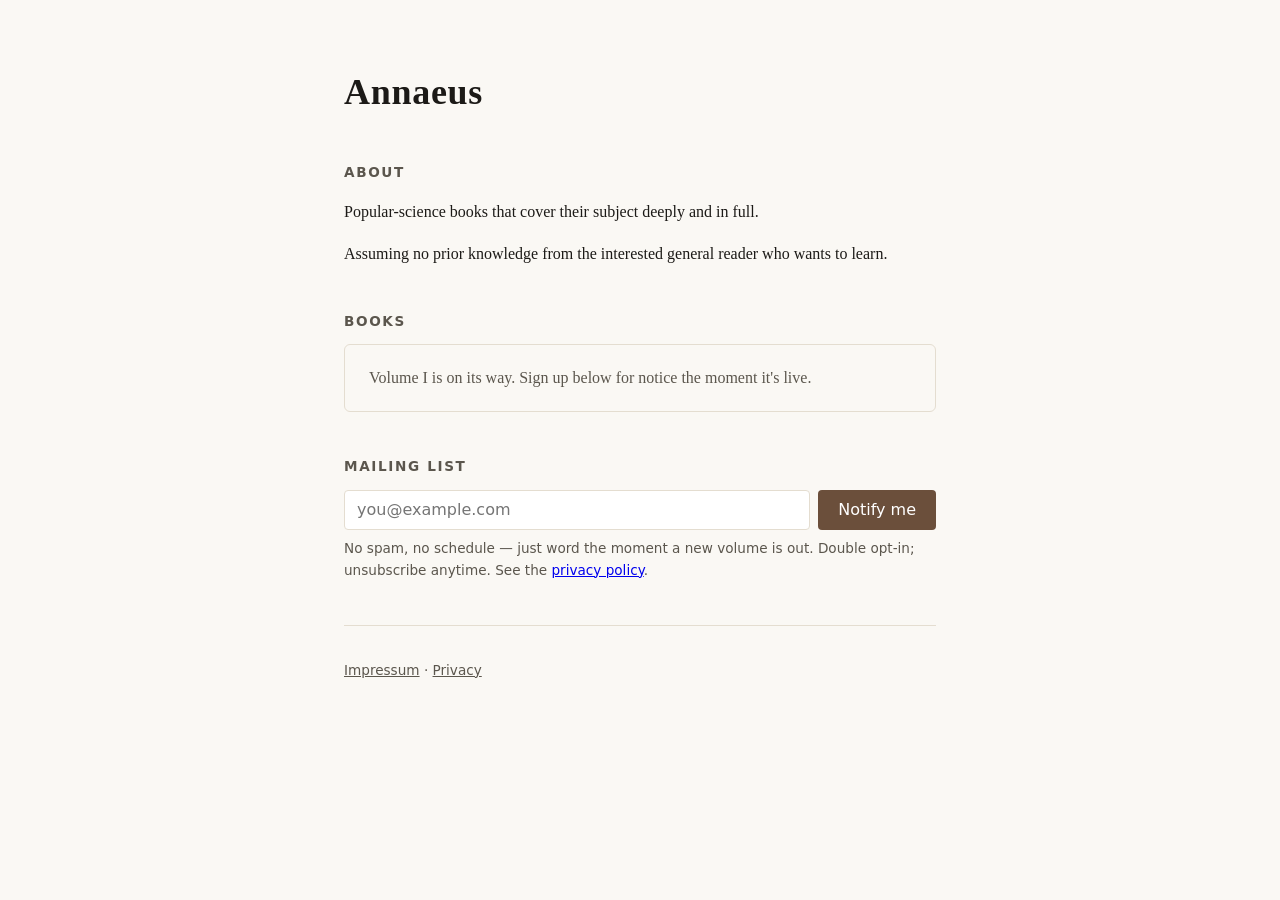
<file: index.html>
<!doctype html>
<html lang="en">
<head>
<meta charset="utf-8">
<meta name="viewport" content="width=device-width, initial-scale=1">
<title>Annaeus</title>
<meta name="description" content="Annaeus — author site and mailing list.">
<style>
  :root {
    --bg: #faf8f4;
    --text: #1c1a17;
    --muted: #5b564d;
    --accent: #6b4f3b;
    --border: #e4ddd0;
    --cream: #faf8f4;
  }
  * { box-sizing: border-box; }
  body {
    margin: 0;
    background: var(--bg);
    color: var(--text);
    font-family: Georgia, "Iowan Old Style", "Palatino Linotype", serif;
    line-height: 1.6;
  }
  main {
    max-width: 640px;
    margin: 0 auto;
    padding: 4rem 1.5rem 3rem;
  }
  h1 {
    font-size: 2.25rem;
    letter-spacing: 0.02em;
    margin: 0 0 0.25rem;
  }
  .tagline {
    color: var(--muted);
    margin: 0 0 2.5rem;
    font-style: italic;
  }
  section {
    margin-bottom: 2.75rem;
  }
  h2 {
    font-size: 0.85rem;
    text-transform: uppercase;
    letter-spacing: 0.12em;
    color: var(--muted);
    margin: 0 0 0.75rem;
    font-family: system-ui, sans-serif;
  }
  .books-placeholder {
    border: 1px solid var(--border);
    border-radius: 6px;
    padding: 1.25rem 1.5rem;
    color: var(--muted);
  }
  #signup form {
    display: flex;
    gap: 0.5rem;
    flex-wrap: wrap;
  }
  #signup input[type="email"] {
    flex: 1 1 240px;
    padding: 0.6rem 0.75rem;
    border: 1px solid var(--border);
    border-radius: 4px;
    font-size: 1rem;
    font-family: system-ui, sans-serif;
  }
  #signup button {
    padding: 0.6rem 1.25rem;
    background: var(--accent);
    color: #fff;
    border: none;
    border-radius: 4px;
    font-size: 1rem;
    cursor: pointer;
    font-family: system-ui, sans-serif;
  }
  #signup button:hover { opacity: 0.9; }
  #signup .row-success p {
    color: var(--muted);
    font-family: system-ui, sans-serif;
  }
  .form-note {
    font-size: 0.85rem;
    color: var(--muted);
    margin-top: 0.5rem;
    font-family: system-ui, sans-serif;
  }
  footer {
    border-top: 1px solid var(--border);
    padding-top: 1.25rem;
    font-size: 0.85rem;
    color: var(--muted);
    font-family: system-ui, sans-serif;
  }
  footer a { color: var(--muted); }
</style>
</head>
<body>
<main>
  <h1>Annaeus</h1>
  <p class="tagline"><!-- one-line tagline, optional --></p>

  <section id="about">
    <h2>About</h2>
    <p>Popular-science books that cover their subject deeply and in full.</p>
    <p>Assuming no prior knowledge from the interested general reader who wants to learn.</p>
  </section>

  <section id="books">
    <h2>Books</h2>
    <div class="books-placeholder">
      Volume I is on its way. Sign up below for notice the moment it's live.
    </div>
  </section>

  <section id="signup">
    <h2>Mailing list</h2>
    <!--
      No third-party JS is loaded on page view. Nothing is stored on the visitor's
      device until they deliberately submit the form, and the only third-party request
      (the POST to MailerLite) fires on that submit — the service the visitor explicitly
      requested. That keeps this a static page with no non-essential storage/access, so
      no TDDDG § 25 consent banner is required. Do NOT re-add the MailerLite embed JS
      (it writes a persistent id into device storage on load, which would break that).
    -->
    <div class="row-form">
      <form id="signup-form"
            action="https://assets.mailerlite.com/jsonp/2577536/forms/195878089915369127/subscribe"
            method="post" target="_blank">
        <input type="hidden" name="ml-submit" value="1">
        <input type="hidden" name="fields[language]" value="en">
        <input aria-label="email" aria-required="true" type="email" name="fields[email]" placeholder="you@example.com" autocomplete="email" required>
        <button type="submit">Notify me</button>
        <input type="hidden" name="anticsrf" value="true">
      </form>
      <p class="form-note">
        No spam, no schedule — just word the moment a new volume is out.
        Double opt-in; unsubscribe anytime. See the <a href="privacy.html">privacy policy</a>.
      </p>
    </div>
    <div class="row-success" style="display: none">
      <p>Thanks — check your inbox to confirm.</p>
    </div>
  </section>

  <script>
    // Progressive enhancement, first-party only: intercept submit and POST to
    // MailerLite in the background so the visitor stays on the page. If JS is off,
    // the plain form still posts (target="_blank") and MailerLite still confirms by
    // email. Either way nothing loads from a third party until this deliberate submit.
    (function () {
      var form = document.getElementById('signup-form');
      if (!form) return;
      form.addEventListener('submit', function (e) {
        e.preventDefault();
        fetch(form.action, {
          method: 'POST',
          mode: 'no-cors',
          body: new URLSearchParams(new FormData(form))
        }).catch(function () {}).finally(function () {
          document.querySelector('#signup .row-form').style.display = 'none';
          document.querySelector('#signup .row-success').style.display = '';
        });
      });
    })();
  </script>

  <footer>
    <p>
      <a href="impressum.html">Impressum</a> · <a href="privacy.html">Privacy</a>
    </p>
  </footer>
</main>
</body>
</html>
</file>
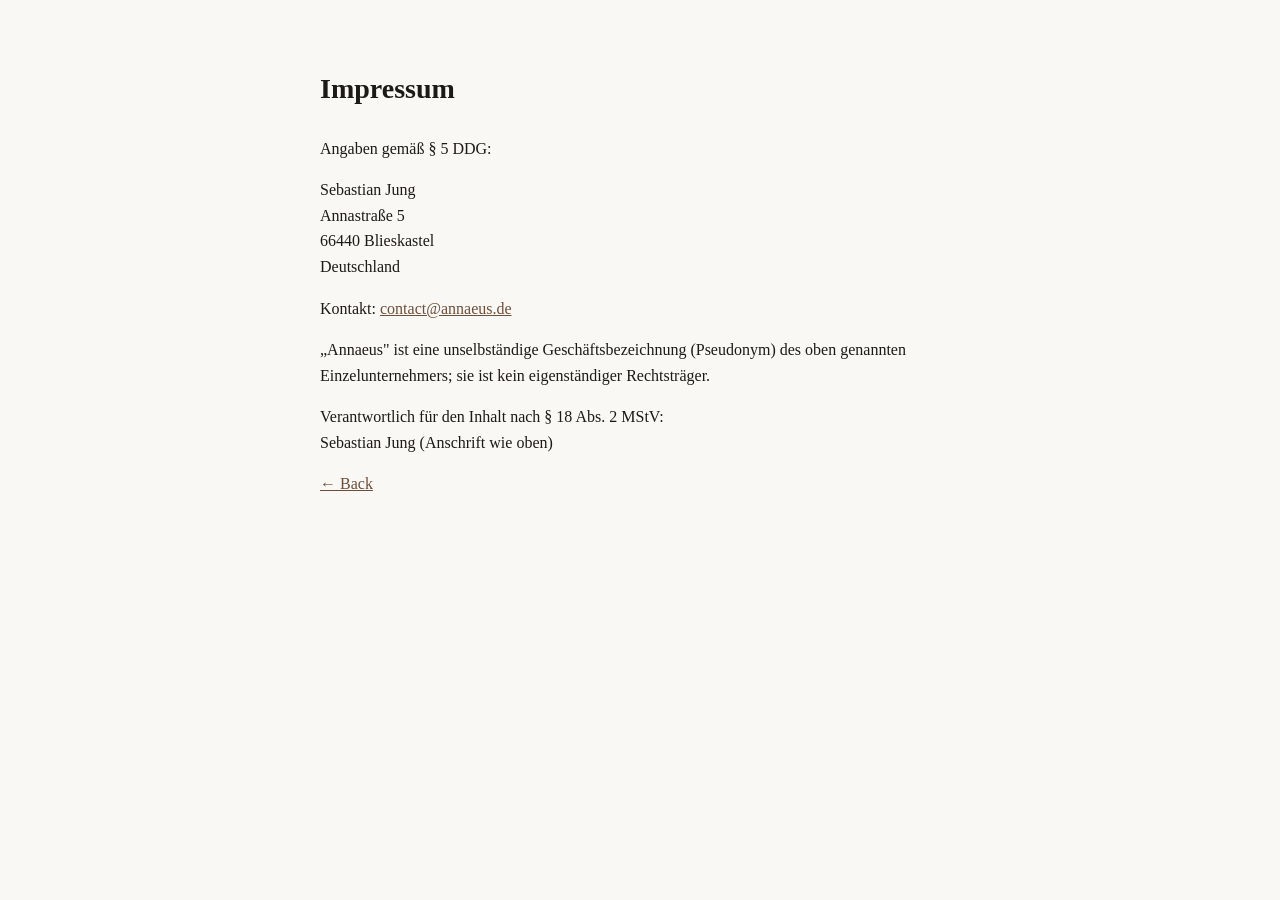
<file: impressum.html>
<!doctype html>
<html lang="en">
<head>
<meta charset="utf-8">
<meta name="viewport" content="width=device-width, initial-scale=1">
<title>Impressum — Annaeus</title>
<link rel="stylesheet" href="style-basic.css">
</head>
<body>
<main>
  <h1>Impressum</h1>
  <p>Angaben gemäß § 5 DDG:</p>
  <p>
    Sebastian Jung<br>
    Annastraße 5<br>
    66440 Blieskastel<br>
    Deutschland
  </p>
  <p>
    Kontakt: <a href="mailto:contact@annaeus.de">contact@annaeus.de</a>
  </p>
  <p>
    „Annaeus" ist eine unselbständige Geschäftsbezeichnung (Pseudonym) des oben
    genannten Einzelunternehmers; sie ist kein eigenständiger Rechtsträger.
  </p>
  <p>
    Verantwortlich für den Inhalt nach § 18 Abs. 2 MStV:<br>
    Sebastian Jung (Anschrift wie oben)
  </p>
  <p><a href="index.html">&larr; Back</a></p>
</main>
</body>
</html>
</file>
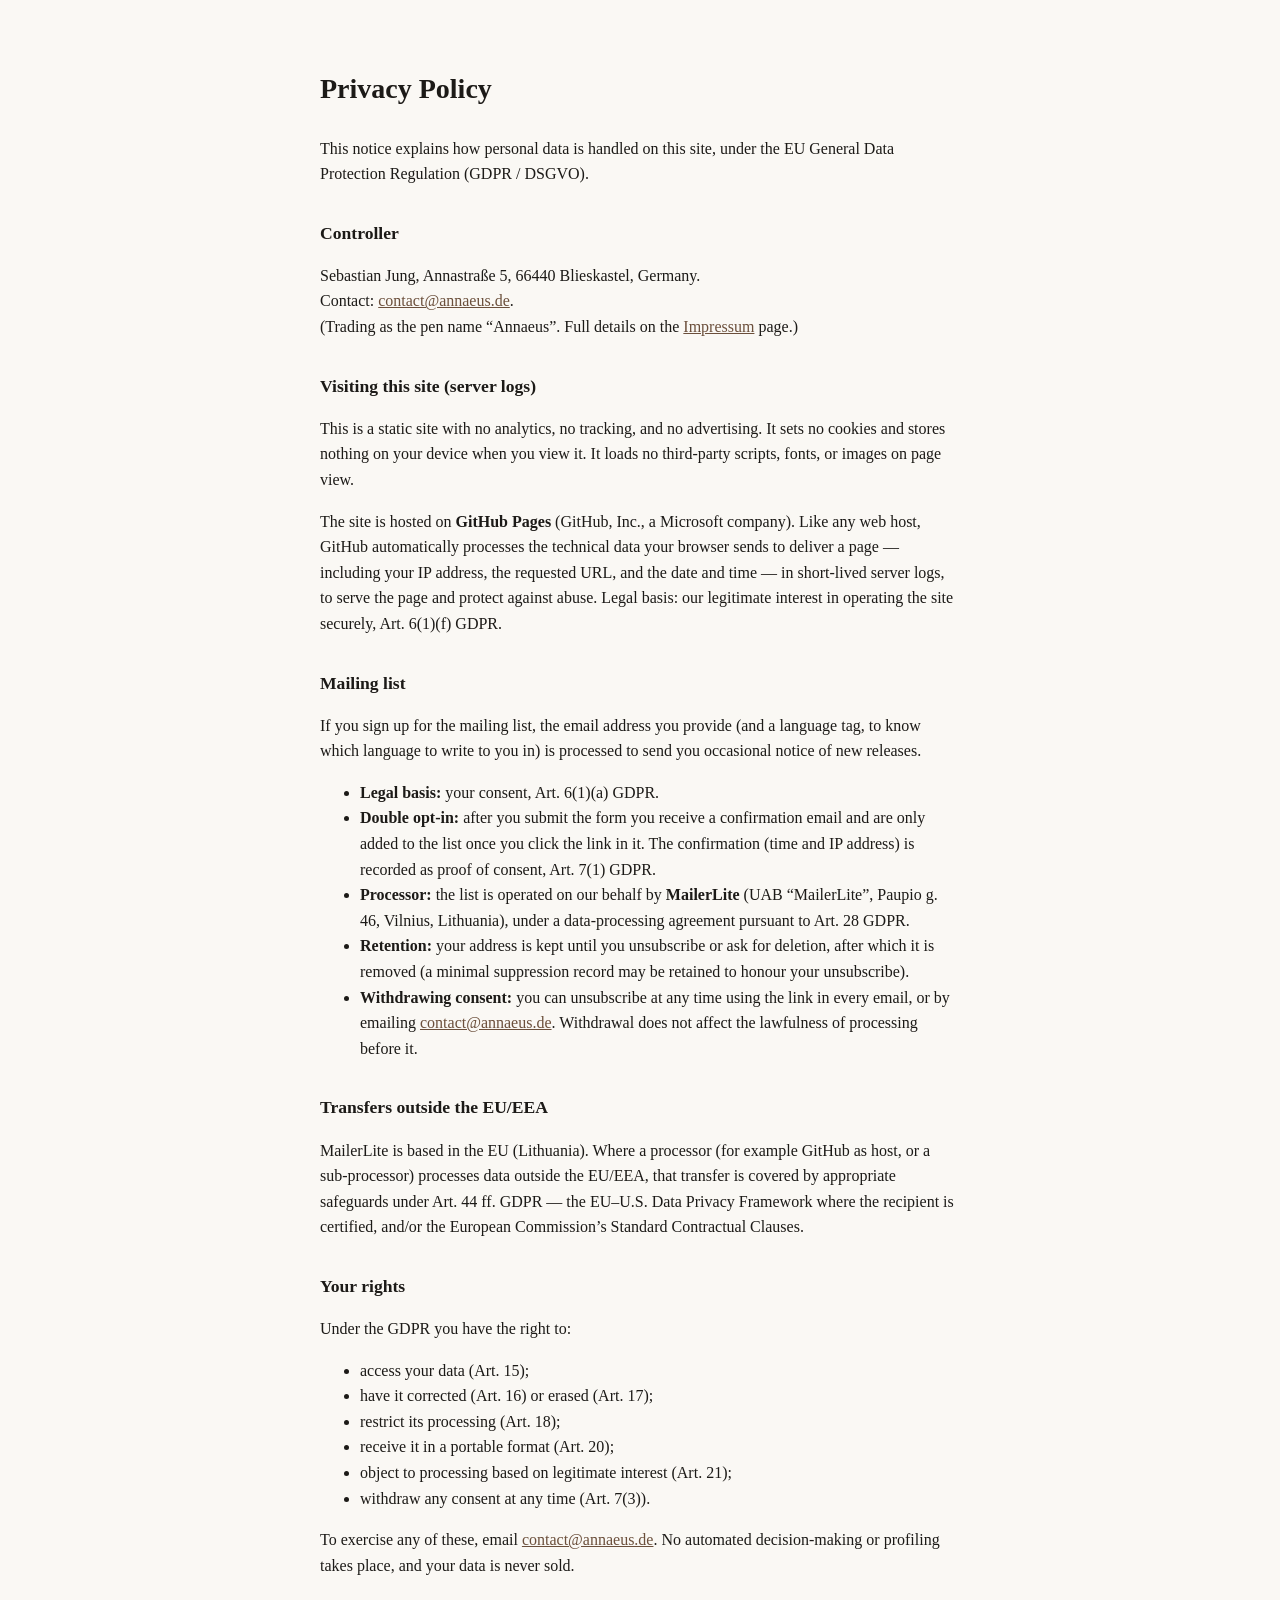
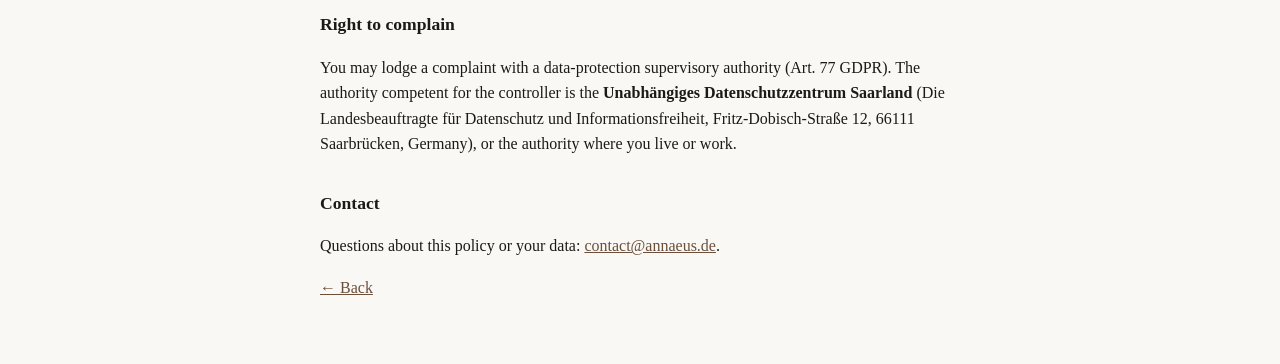
<file: privacy.html>
<!doctype html>
<html lang="en">
<head>
<meta charset="utf-8">
<meta name="viewport" content="width=device-width, initial-scale=1">
<title>Privacy Policy — Annaeus</title>
<link rel="stylesheet" href="style-basic.css">
</head>
<body>
<main>
  <h1>Privacy Policy</h1>
  <p>
    This notice explains how personal data is handled on this site, under the EU General
    Data Protection Regulation (GDPR / DSGVO).
  </p>

  <h2>Controller</h2>
  <p>
    Sebastian Jung, Annastraße 5, 66440 Blieskastel, Germany.<br>
    Contact: <a href="mailto:contact@annaeus.de">contact@annaeus.de</a>.<br>
    (Trading as the pen name “Annaeus”. Full details on the
    <a href="impressum.html">Impressum</a> page.)
  </p>

  <h2>Visiting this site (server logs)</h2>
  <p>
    This is a static site with no analytics, no tracking, and no advertising. It sets no
    cookies and stores nothing on your device when you view it. It loads no third-party
    scripts, fonts, or images on page view.
  </p>
  <p>
    The site is hosted on <strong>GitHub Pages</strong> (GitHub, Inc., a Microsoft
    company). Like any web host, GitHub automatically processes the technical data your
    browser sends to deliver a page — including your IP address, the requested URL, and
    the date and time — in short-lived server logs, to serve the page and protect against
    abuse. Legal basis: our legitimate interest in operating the site securely,
    Art. 6(1)(f) GDPR.
  </p>

  <h2>Mailing list</h2>
  <p>
    If you sign up for the mailing list, the email address you provide (and a language
    tag, to know which language to write to you in) is processed to send you occasional
    notice of new releases.
  </p>
  <ul>
    <li><strong>Legal basis:</strong> your consent, Art. 6(1)(a) GDPR.</li>
    <li><strong>Double opt-in:</strong> after you submit the form you receive a
      confirmation email and are only added to the list once you click the link in it.
      The confirmation (time and IP address) is recorded as proof of consent,
      Art. 7(1) GDPR.</li>
    <li><strong>Processor:</strong> the list is operated on our behalf by
      <strong>MailerLite</strong> (UAB “MailerLite”, Paupio g. 46, Vilnius, Lithuania),
      under a data-processing agreement pursuant to Art. 28 GDPR.</li>
    <li><strong>Retention:</strong> your address is kept until you unsubscribe or ask for
      deletion, after which it is removed (a minimal suppression record may be retained
      to honour your unsubscribe).</li>
    <li><strong>Withdrawing consent:</strong> you can unsubscribe at any time using the
      link in every email, or by emailing
      <a href="mailto:contact@annaeus.de">contact@annaeus.de</a>. Withdrawal does not
      affect the lawfulness of processing before it.</li>
  </ul>

  <h2>Transfers outside the EU/EEA</h2>
  <p>
    MailerLite is based in the EU (Lithuania). Where a processor (for example GitHub as
    host, or a sub-processor) processes data outside the EU/EEA, that transfer is covered
    by appropriate safeguards under Art. 44 ff. GDPR — the EU–U.S. Data Privacy Framework
    where the recipient is certified, and/or the European Commission’s Standard
    Contractual Clauses.
  </p>

  <h2>Your rights</h2>
  <p>Under the GDPR you have the right to:</p>
  <ul>
    <li>access your data (Art. 15);</li>
    <li>have it corrected (Art. 16) or erased (Art. 17);</li>
    <li>restrict its processing (Art. 18);</li>
    <li>receive it in a portable format (Art. 20);</li>
    <li>object to processing based on legitimate interest (Art. 21);</li>
    <li>withdraw any consent at any time (Art. 7(3)).</li>
  </ul>
  <p>
    To exercise any of these, email
    <a href="mailto:contact@annaeus.de">contact@annaeus.de</a>. No automated
    decision-making or profiling takes place, and your data is never sold.
  </p>

  <h2>Right to complain</h2>
  <p>
    You may lodge a complaint with a data-protection supervisory authority (Art. 77
    GDPR). The authority competent for the controller is the
    <strong>Unabhängiges Datenschutzzentrum Saarland</strong> (Die Landesbeauftragte für
    Datenschutz und Informationsfreiheit, Fritz-Dobisch-Straße 12, 66111 Saarbrücken,
    Germany), or the authority where you live or work.
  </p>

  <h2>Contact</h2>
  <p>
    Questions about this policy or your data:
    <a href="mailto:contact@annaeus.de">contact@annaeus.de</a>.
  </p>

  <p><a href="index.html">&larr; Back</a></p>
</main>
</body>
</html>
</file>
<file: style-basic.css>
body {
  margin: 0;
  background: #faf8f4;
  color: #1c1a17;
  font-family: Georgia, "Iowan Old Style", "Palatino Linotype", serif;
  line-height: 1.6;
}
main {
  max-width: 640px;
  margin: 0 auto;
  padding: 3rem 1.5rem;
}
h1 { font-size: 1.75rem; margin-bottom: 1.5rem; }
h2 { font-size: 1.1rem; margin-top: 2rem; }
a { color: #6b4f3b; }
</file>
